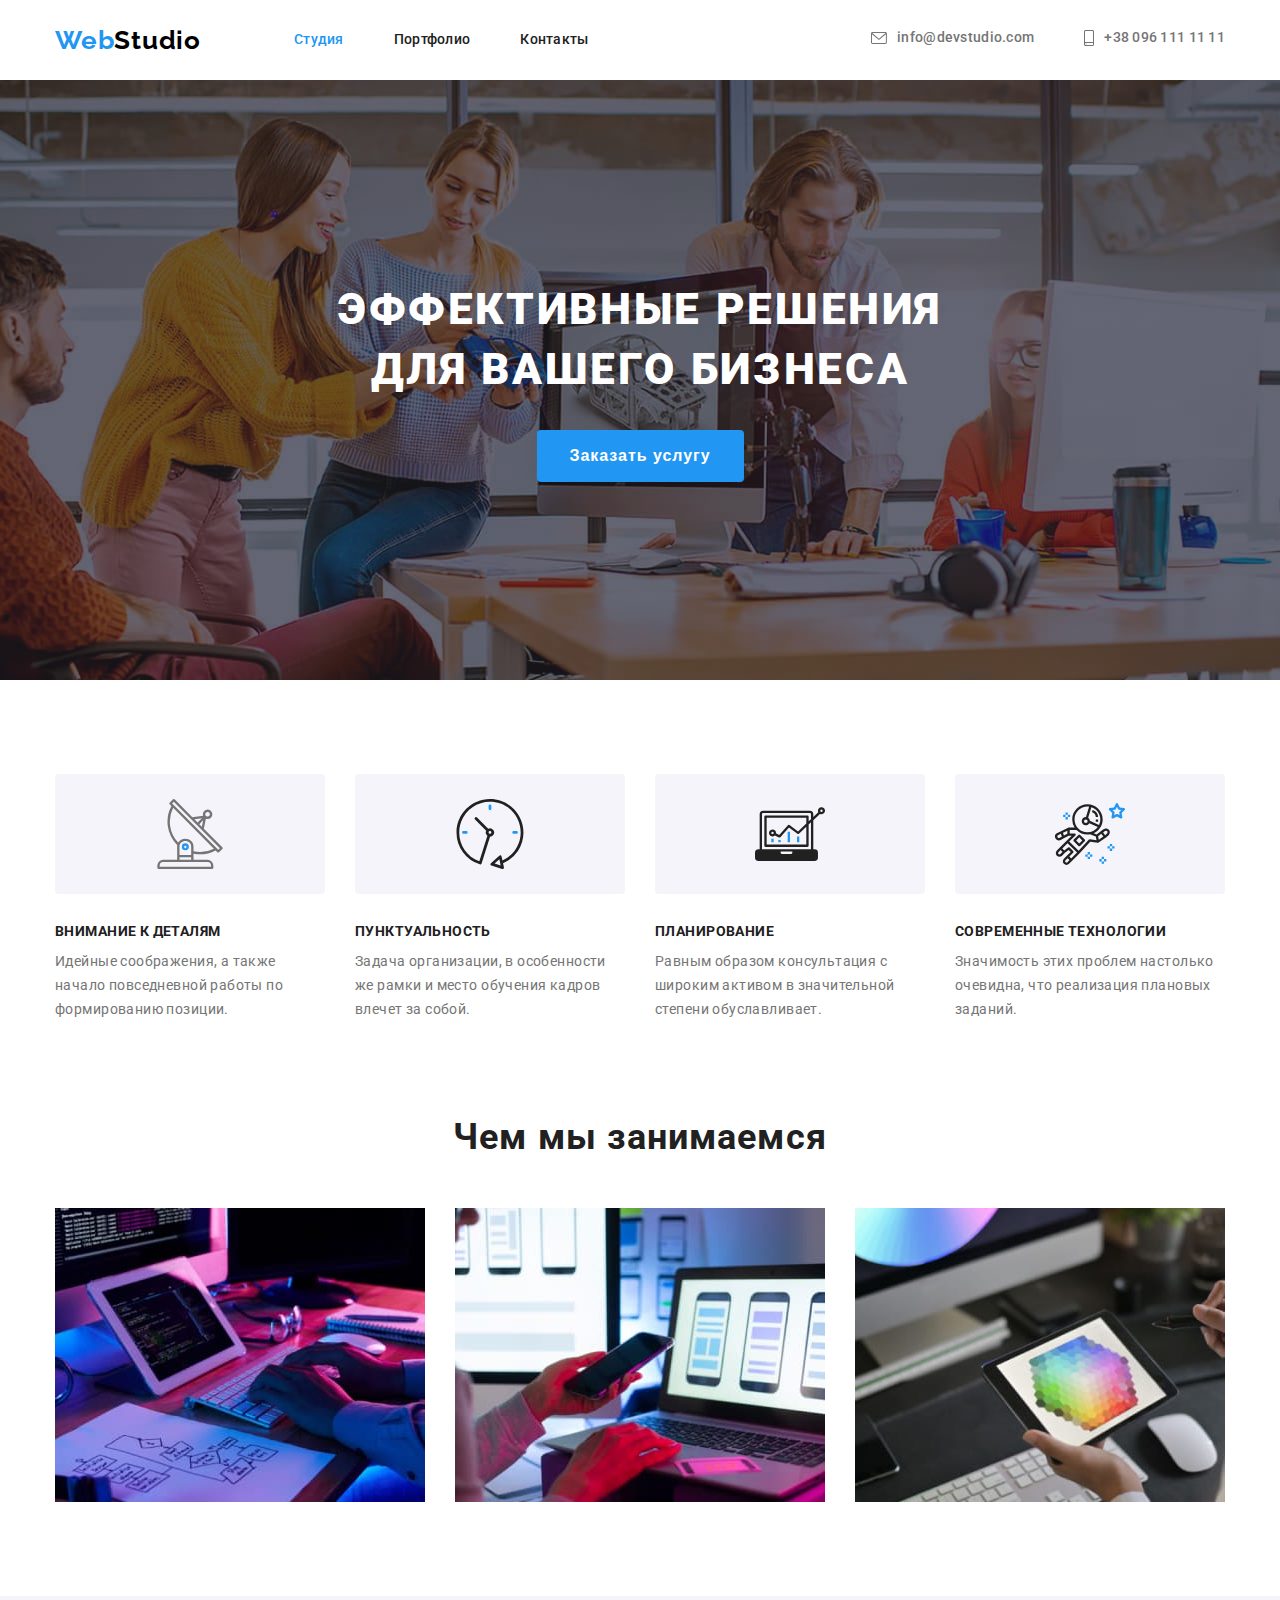
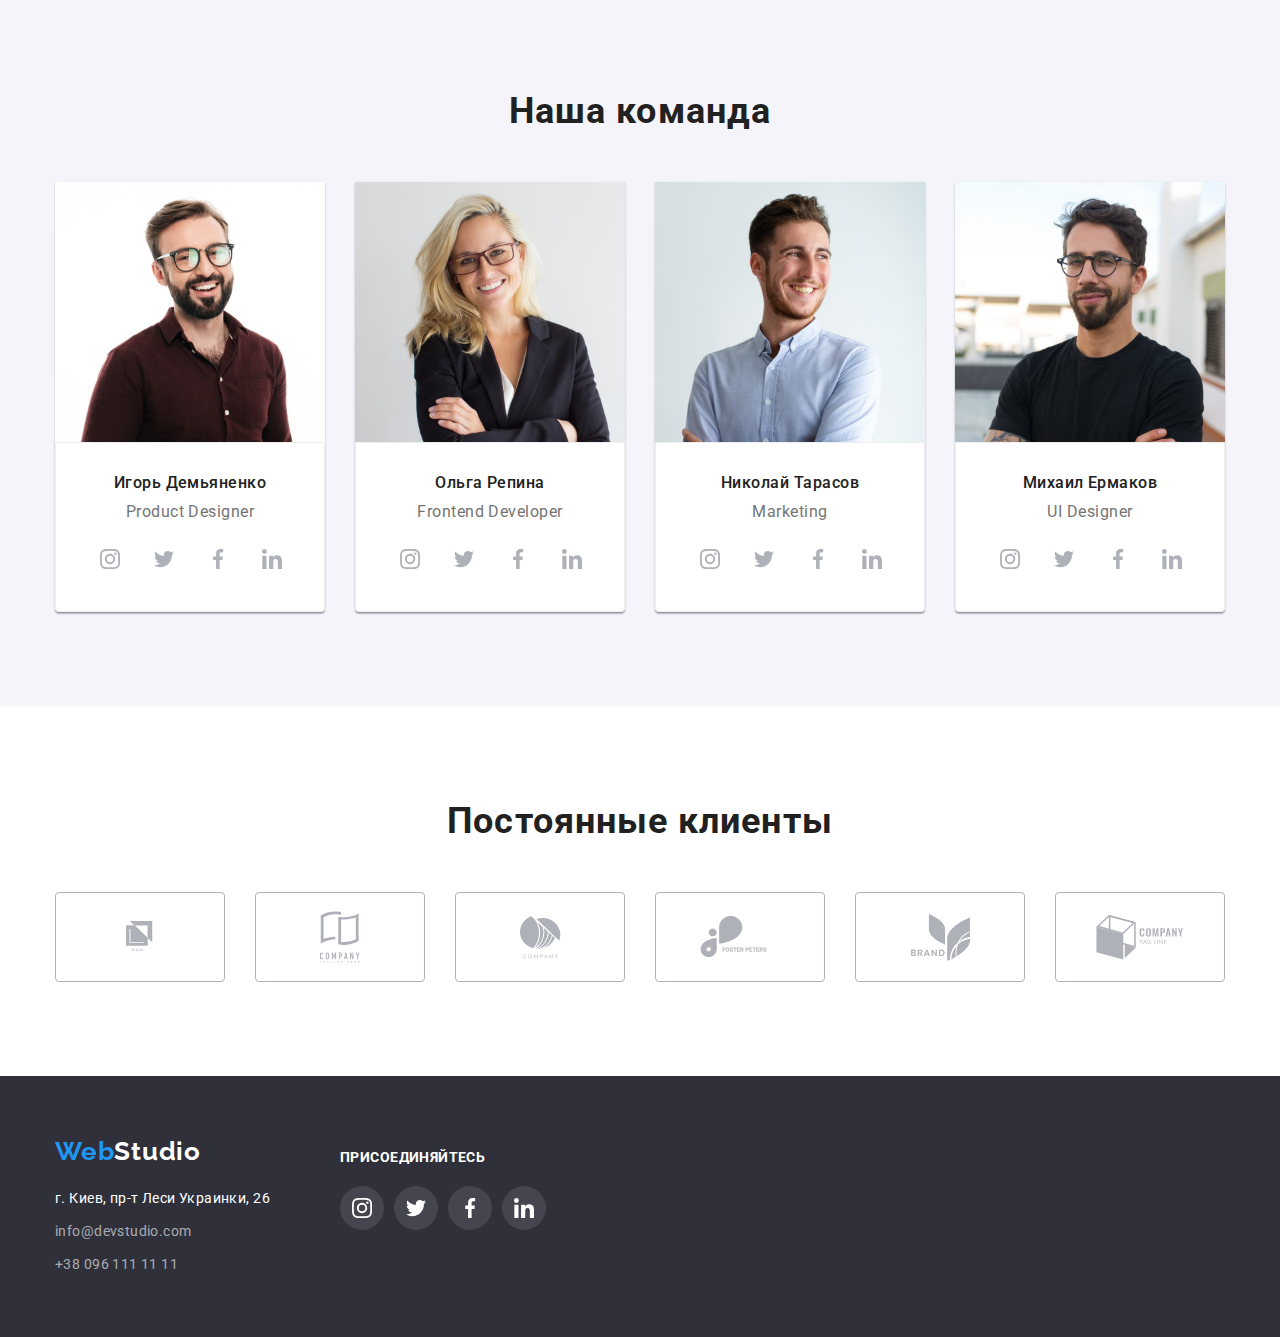
<file: index.html>
<!DOCTYPE html>
<html lang="ru">

<head>
  <meta charset="UTF-8">
  <meta name="viewport" content="width=device-width, initial-scale=1.0">
  <title>Web Studio (Version 2.0)</title>
  <link rel="stylesheet" href=" https://cdnjs.com/libraries/modern-normalize">
  <link rel="preconnect" href="https://fonts.gstatic.com">
  <link href="https://fonts.googleapis.com/css2?family=Raleway:wght@700&family=Roboto:wght@400;500;700;900&display=swap"
    rel="stylesheet">
  <link rel="stylesheet" href="./css/styles.css">

</head>

<body>

  <header>
    <section class="header">
      <div class="container all-nav">
        <nav class="main-nav">
          <a href="#" class="logo"><span class="accent">Web</span>Studio</a>
          <ul class="site-nav list">
            <li class="item"><a class="link current" href="#">Студия</a></li>
            <li class="item"><a class="link" href="./portfolio.html">Портфолио</a></li>
            <li class="item"><a class="link" href="#">Контакты</a></li>
          </ul>
        </nav>
        <div class="contacts-info">
          <ul class="contacts list">
            <li class="item"><a class="link" href="mailto:info@devstudio.com"><svg class="icon-envelope" width="16"
                  height="12">
                  <use href="./image/sprite.svg#envelope"></use>
                </svg>info@devstudio.com</a></li>
            <li class="item"><a class="link" href="tel:380961111111"><svg class="icon-smartphone" width="10"
                  height="16">
                  <use href="./image/sprite.svg#smartphone"></use>
                </svg>+38 096 111 11 11</a></li>
          </ul>
        </div>
      </div>
    </section>
  </header>
  <main>
    <!--секция Герой-->
    <div class="overlay">
      <section class="hero">
        <div class="container hero-container">
          <h1 class="hero-title">Эффективные решения для вашего бизнеса</h1>
          <button class="button hero-button" type="button">Заказать услугу</button>
        </div>
      </section>
    </div>

    <!--Здесь заголовок должен быть скрыт-->
    <section class="section features-section">
      <div class="container">
        <h2 class="section-title visually-hidden">Особенности</h2>
        <ul class="features list">
          <li class="item">
            <div class="picture">
              <svg class="icon">
                <use href="./image/sprite.svg#antenna"></use>
              </svg>
            </div>
            <h3 class="title">Внимание к деталям</h3>
            <p class="text">Идейные соображения, а также начало повседневной работы по формированию позиции.</p>
          </li>
          <li class="item">
            <div class="picture">
              <svg class="icon">
                <use href="./image/sprite.svg#clock"></use>
              </svg>
            </div>
            <h3 class="title">Пунктуальность</h3>
            <p class="text">Задача организации, в особенности же рамки и место обучения кадров влечет за собой.</p>
          </li>
          <li class="item">
            <div class="picture">
              <svg class="icon">
                <use href="./image/sprite.svg#diagram"></use>
              </svg>
            </div>
            <h3 class="title">Планирование</h3>
            <p class="text">Равным образом консультация с широким активом в значительной степени обуславливает.</p>
          </li>
          <li class="item">
            <div class="picture">
              <svg class="icon">
                <use href="./image/sprite.svg#astronaut"></use>
              </svg>
            </div>
            <h3 class="title">Современные технологии</h3>
            <p class="text">Значимость этих проблем настолько очевидна, что реализация плановых заданий.</p>
          </li>
        </ul>
      </div>
    </section>

    <!--секция 3-->
    <section class="section description-section">
      <div class="container">
        <h2 class="section-title description-title">Чем мы занимаемся</h2>
        <ul class="description list">
          <li class="item"><img src="./image/img.jpg" alt="набор текста" width="370" height="294">
          </li>
          <li class="item"><img src="./image/img(1).jpg" alt="работа над макетом" width="370" height="294">
          </li>
          <li class="item"><img src="./image/img(2).jpg" alt="работа с цветом" width="370" height="294">
          </li>
        </ul>
      </div>

    </section>

    <!--секция 4-->
    <section class="section team-section">
      <div class="container">
        <h2 class="section-title team-title">Наша команда</h2>
        <ul class="team list">
          <li class="item"><img class="card" src="./image/foto1.jpg" alt="дизайнер проекта" width="270" height="260">
            <div class="card-content">
              <h3 class="title">Игорь Демьяненко</h3>
              <p lang="en" class="text">Product Designer</p>
              <ul class="team-social list">
                <li class="team-item">
                  <a class="social-link" href="">
                    <svg class="icon">
                      <use href="./image/sprite.svg#instagram"></use>
                    </svg>
                  </a>
                </li>
                <li class="team-item"><a class="social-link" href="">
                    <svg class="icon">
                      <use href="./image/sprite.svg#twitter"></use>
                    </svg>
                  </a></li>
                <li class="team-item"><a class="social-link" href="">
                    <svg class="icon">
                      <use href="./image/sprite.svg#facebook"></use>
                    </svg>
                  </a></li>
                <li class="team-item"><a class="social-link" href="">
                    <svg class="icon">
                      <use href="./image/sprite.svg#linkedin"></use>
                    </svg>
                  </a></li>
              </ul>
            </div>
          </li>
          <li class="item"><img class="card" src="./image/foto2.jpg" alt="разработчик" width="270" height="260">
            <div class="card-content">
              <h3 class="title">Ольга Репина</h3>
              <p lang="en" class="text">Frontend Developer</p>
              <ul class="team-social list">
                <li class="team-item">
                  <a class="social-link" href="">
                    <svg class="icon">
                      <use href="./image/sprite.svg#instagram"></use>
                    </svg>
                  </a>
                </li>
                <li class="team-item"><a class="social-link" href="">
                    <svg class="icon">
                      <use href="./image/sprite.svg#twitter"></use>
                    </svg>
                  </a></li>
                <li class="team-item"><a class="social-link" href="">
                    <svg class="icon">
                      <use href="./image/sprite.svg#facebook"></use>
                    </svg>
                  </a></li>
                <li class="team-item"><a class="social-link" href="">
                    <svg class="icon">
                      <use href="./image/sprite.svg#linkedin"></use>
                    </svg>
                  </a></li>
              </ul>
            </div>
          </li>
          <li class="item"><img class="card" src="./image/foto3.jpg" alt="маркетолог" width="270" height="260">
            <div class="card-content">
              <h3 class="title">Николай Тарасов</h3>
              <p lang="en" class="text">Marketing</p>
              <ul class="team-social list">
                <li class="team-item">
                  <a class="social-link" href="">
                    <svg class="icon">
                      <use href="./image/sprite.svg#instagram"></use>
                    </svg>
                  </a>
                </li>
                <li class="team-item"><a class="social-link" href="">
                    <svg class="icon">
                      <use href="./image/sprite.svg#twitter"></use>
                    </svg>
                  </a></li>
                <li class="team-item"><a class="social-link" href="">
                    <svg class="icon">
                      <use href="./image/sprite.svg#facebook"></use>
                    </svg>
                  </a></li>
                <li class="team-item"><a class="social-link" href="">
                    <svg class="icon">
                      <use href="./image/sprite.svg#linkedin"></use>
                    </svg>
                  </a></li>
              </ul>
            </div>
          </li>
          <li class="item"><img class="card" src="./image/foto4.jpg" alt="дизайнер" width="270" height="260">
            <div class="card-content">
              <h3 class="title">Михаил Ермаков</h3>
              <p lang="en" class="text">UI Designer</p>
              <ul class="team-social list">
                <li class="team-item">
                  <a class="social-link" href="">
                    <svg class="icon">
                      <use href="./image/sprite.svg#instagram"></use>
                    </svg>
                  </a>
                </li>
                <li class="team-item"><a class="social-link" href="">
                    <svg class="icon">
                      <use href="./image/sprite.svg#twitter"></use>
                    </svg>
                  </a></li>
                <li class="team-item"><a class="social-link" href="">
                    <svg class="icon">
                      <use href="./image/sprite.svg#facebook"></use>
                    </svg>
                  </a></li>
                <li class="team-item"><a class="social-link" href="">
                    <svg class="icon">
                      <use href="./image/sprite.svg#linkedin"></use>
                    </svg>
                  </a></li>
              </ul>
            </div>
          </li>
        </ul>
      </div>
    </section>

    <!-- Секция Постоянные клиенты -->

    <section class="all-clients">
      <div class="container clients-container">
        <h2 class="section-title">Постоянные клиенты</h2>
        <ul class="clients list thumb">
            <li class="clients-logo"><a class="link-client" href="#">
                <svg class="icon icon-logo-1" width="29" height="32">
                  <use href="./image/sprite.svg#logo-1"></use>
                </svg>
              </a>
            </li>
            <li class="clients-logo">
              <a class="link-client" href="#">
                <svg class="icon icon-logo-2" width="40" height="52">
                  <use href="./image/sprite.svg#logo-2"></use>
                </svg>
              </a>
            </li>
            <li class="clients-logo">
              <a class="link-client" href="#">
                <svg class="icon icon-logo-3" width="41" height="43">
                  <use href="./image/sprite.svg#logo-3"></use>
                </svg>
              </a>
            </li>
            <li class="clients-logo">
              <a class="link-client" href="#">
                <svg class="icon icon-logo-4" width="80" height="42">
                  <use href="./image/sprite.svg#logo-4"></use>
                </svg>
              </a>
            </li>
            <li class="clients-logo">
              <a class="link-client" href="#">
                <svg class="icon icon-logo-5" width="59" height="47">
                  <use href="./image/sprite.svg#logo-5"></use>
                </svg>
              </a>
            </li>
            <li class="clients-logo">
              <a class="link-client" href="#">
                <svg class="icon icon-logo-6" width="88" height="45">
                  <use href="./image/sprite.svg#logo-6"></use>
                </svg>
              </a>
            </li>

        </ul>
      </div>
    </section>
  </main>

  <!--подвал-нижняя часть-->
  <footer>
    <section class="footer">
      <div class="container footer-container">
        <div class="all-contacts">
          <div class="logo-link">
            <a class="logo-footer" href="#"><span class="accent">Web</span>Studio</a>
          </div>
          <address class="location">
            г. Киев, пр-т Леси Украинки, 26
          </address>
          <ul class="contacts-footer list">
            <li class="item"><a class="link" href="mailto:info@devstudio.com">info@devstudio.com</a></li>
            <li class="item"><a class="link" href="tel:380961111111">+38 096 111 11 11</a></li>
          </ul>
        </div>
        <div class="all-followers">
          <p class="text">присоединяйтесь</p>
          <div class="followers">
            <ul class="followers-list list">
              <li class="item">
                <a class="follow-us" href="#">
                  <svg class="icon">
                    <use href="./image/sprite.svg#instagram"></use>
                  </svg>
                </a>
              </li>
              <li class="item">
                <a class="follow-us" href="#">
                  <svg class="icon">
                    <use href="./image/sprite.svg#twitter"></use>
                  </svg>
                </a>
              </li>
              <li class="item">
                <a class="follow-us" href="#">
                  <svg class="icon">
                    <use href="./image/sprite.svg#facebook"></use>
                  </svg>
                </a>
              </li>
              <li class="item">
                <a class="follow-us" href="#">
                  <svg class="icon">
                    <use href="./image/sprite.svg#linkedin"></use>
                  </svg>
                </a>
              </li>
            </ul>
          </div>
        </div>
      </div>
    </section>
  </footer>


</body>

</html>
</file>
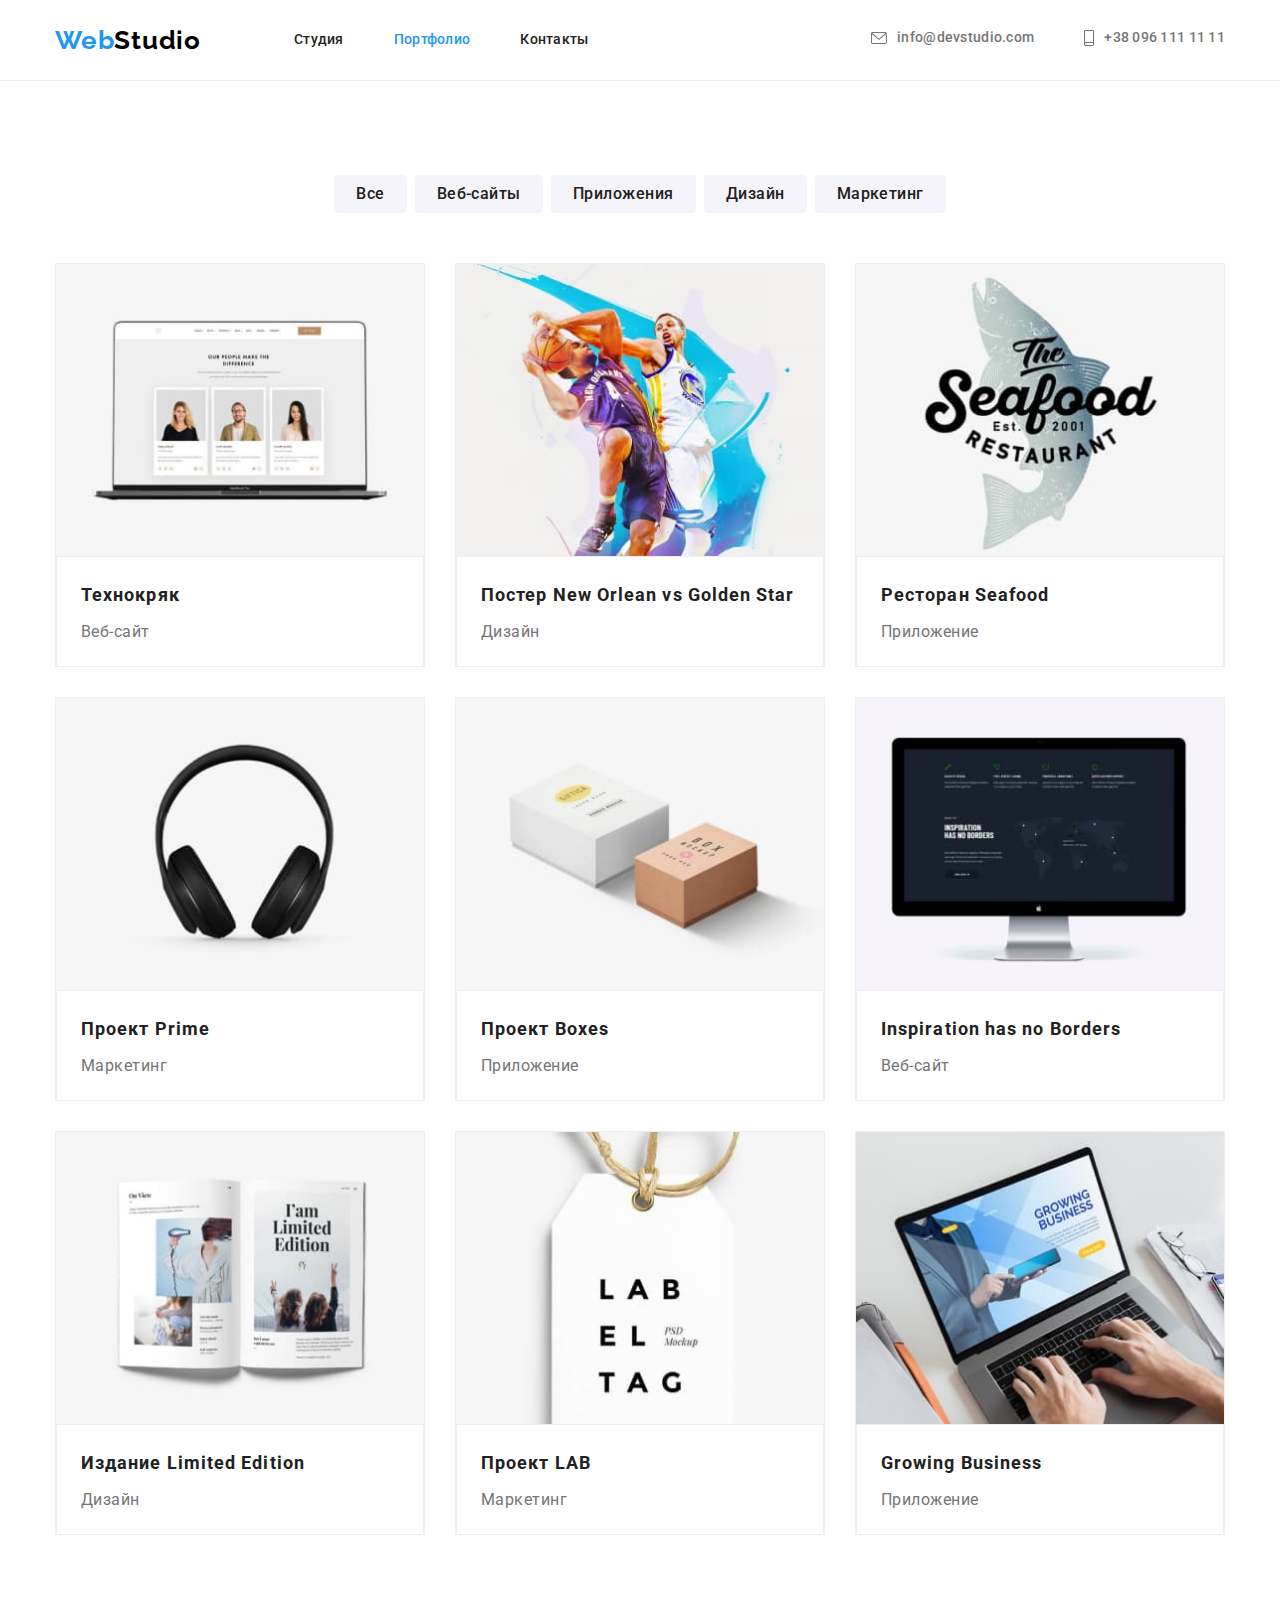
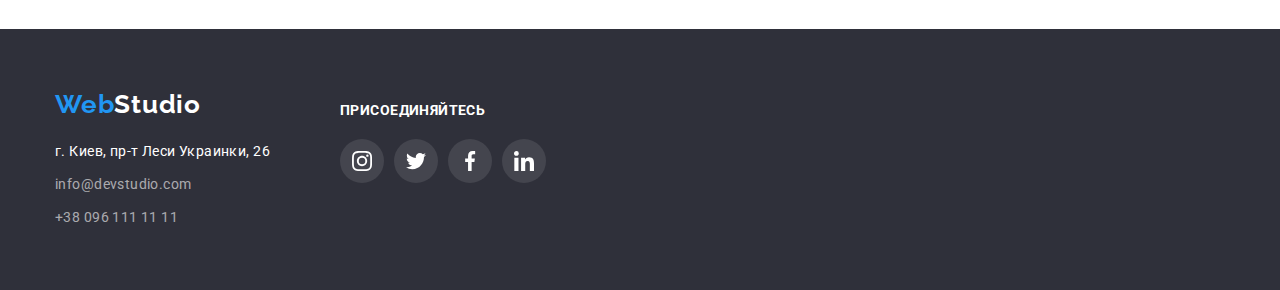
<file: portfolio.html>
<!DOCTYPE html>
<html lang="ru">

<head>
  <meta charset="UTF-8" />
  <meta name="viewport" content="width=device-width, initial-scale=1.0" />
  <title>Web Studio (Version 2.0)</title>
  <link rel="stylesheet" href=" https://cdnjs.com/libraries/modern-normalize" />
  <link rel="preconnect" href="https://fonts.gstatic.com" />
  <link href="https://fonts.googleapis.com/css2?family=Raleway:wght@700&family=Roboto:wght@400;500;700;900&display=swap"
    rel="stylesheet" />
  <link rel="stylesheet" href="./css/styles.css" />
</head>

<body>
  <header class="portfolio">
    <section>
      <div class="container all-nav">
        <nav class="main-nav">
          <a href="#" class="logo"><span class="accent">Web</span>Studio</a>
          <ul class="site-nav list">
            <li class="item"><a class="link" href="./">Студия</a></li>
            <li class="item"><a class="link current" href="./portfolio.html">Портфолио</a></li>
            <li class="item"><a class="link" href="#">Контакты</a></li>
          </ul>
        </nav>
        <div class="contacts-info">
          <ul class="contacts list">
            <li class="item"><a class="link" href="mailto:info@devstudio.com"><svg class="icon-envelope" width="16"
                  height="12">
                  <use href="./image/sprite.svg#envelope"></use>
                </svg>info@devstudio.com</a></li>
            <li class="item"><a class="link" href="tel:380961111111"><svg class="icon-smartphone" width="10"
                  height="16">
                  <use href="./image/sprite.svg#smartphone"></use>
                </svg>+38 096 111 11 11</a></li>
          </ul>
        </div>
      </div>
    </section>
  </header>
  <main>
    <section class="section flex-section">
      <div class="container all-flex">
        <h1 class="title visually-hidden">Портфолио</h1>
        <ul class="buttons list">
          <li class="item"><button class="button-radio">Все</button></li>
          <li class="item"><button class="button-radio">Веб-сайты</button></li>
          <li class="item"><button class="button-radio">Приложения</button></li>
          <li class="item"><button class="button-radio">Дизайн</button></li>
          <li class="item"><button class="button-radio">Маркетинг</button></li>

        </ul>
        <ul class="flex-container list">
          <li class="flex-element">
            <a class="flex-link" href="">
              <img class="flex-image" src="./image/img(3).jpg" alt="ноутбук с фото" />
              <div class="border">
                <h2 class="title-second">Технокряк</h2>
                <p class="text-second">Веб-сайт</p>
              </div>
            </a>
          </li>
          <li class="flex-element">
            <a class="flex-link" href="">
              <img class="flex-image" src="./image/img(4).jpg" alt="спортсмены" />
              <div class="border">
                <h2 class="title-second">Постер New Orlean vs Golden Star</h2>
                <p class="text-second">Дизайн</p>
              </div>
            </a>
          </li>
          <li class="flex-element">
            <a class="flex-link" href="">
              <img class="flex-image" src="./image/img(5).jpg" alt="логотип ресторана" />
              <div class="border">
                <h2 class="title-second">Ресторан Seafood</h2>
                <p class="text-second">Приложение</p>
              </div>
            </a>
          </li>
          <li class="flex-element">
            <a class="flex-link" href="">
              <img class="flex-image" src="./image/img(6).jpg" alt="наушники" />
              <div class="border">
                <h2 class="title-second">Проект Prime</h2>
                <p class="text-second">Маркетинг</p>
              </div>
            </a>
          </li>
          <li class="flex-element">
            <a class="flex-link" href="">
              <img class="flex-image" src="./image/img(7).jpg" alt="коробки" />
              <div class="border">
                <h2 class="title-second">Проект Boxes</h2>
                <p class="text-second">Приложение</p>
              </div>
            </a>
          </li>
          <li class="flex-element">
            <a class="flex-link" href="">
              <img class="flex-image" src="./image/img(8).jpg" alt="монитор" />
              <div class="border">
                <h2 class="title-second">Inspiration has no Borders</h2>
                <p class="text-second">Веб-сайт</p>
              </div>
            </a>
          </li>
          <li class="flex-element">
            <a class="flex-link" href="">
              <img class="flex-image" src="./image/img(9).jpg" alt="открытая книга" />
              <div class="border">
                <h2 class="title-second">Издание Limited Edition</h2>
                <p class="text-second">Дизайн</p>
              </div>
            </a>
          </li>
          <li class="flex-element">
            <a class="flex-link" href="">
              <img class="flex-image" src="./image/img(10).jpg" alt="ярлык" />
              <div class="border">
                <h2 class="title-second">Проект LAB</h2>
                <p class="text-second">Маркетинг</p>
              </div>
            </a>
          </li>
          <li class="flex-element">
            <a class="flex-link" href="">
              <img class="flex-image" src="./image/img(11).jpg" alt="руки на клавиатуре" />
              <div class="border">
                <h2 class="title-second">Growing Business</h2>
                <p class="text-second">Приложение</p>
              </div>
            </a>
          </li>
        </ul>
      </div>
    </section>
  </main>

  <!--подвал-нижняя часть-->
  <footer>
    <section class="footer">
      <div class="container footer-container">
        <div class="all-contacts">
          <div class="logo-link">
            <a class="logo-footer" href="#"><span class="accent">Web</span>Studio</a>
          </div>
          <address class="location">
            г. Киев, пр-т Леси Украинки, 26
          </address>
          <ul class="contacts-footer list">
            <li class="item"><a class="link" href="mailto:info@devstudio.com">info@devstudio.com</a></li>
            <li class="item"><a class="link" href="tel:380961111111">+38 096 111 11 11</a></li>
          </ul>
        </div>
        <div class="all-followers">
          <p class="text">присоединяйтесь</p>
          <div class="followers">
            <ul class="followers-list list">
              <li class="item">
                <a class="follow-us" href="#">
                  <svg class="icon">
                    <use href="./image/sprite.svg#instagram"></use>
                  </svg>
                </a>
              </li>
              <li class="item">
                <a class="follow-us" href="#">
                  <svg class="icon">
                    <use href="./image/sprite.svg#twitter"></use>
                  </svg>
                </a>
              </li>
              <li class="item">
                <a class="follow-us" href="#">
                  <svg class="icon">
                    <use href="./image/sprite.svg#facebook"></use>
                  </svg>
                </a>
              </li>
              <li class="item">
                <a class="follow-us" href="#">
                  <svg class="icon">
                    <use href="./image/sprite.svg#linkedin"></use>
                  </svg>
                </a>
              </li>
            </ul>
          </div>
        </div>
      </div>
    </section>
  </footer>
</body>

</html>
</file>
<file: css/styles.css>
:root {
  --primary-text-color: #757575;
  --title-text-color: #212121;
  --accent-color: #2196f3;
  --primary-white-color: #ffffff;
  --icon-color: #afb1b8;
  --logo-color: #000000;
  --secondary-background: #f5f4fa;
  --border-color-card: #eeeeee;
  --footer-background: #2f303a;
}

html {
  box-sizing: border-box;
}

*,
*::before,
*::after {
  box-sizing: inherit;
}

body {
  margin: 0;
  color: var(--primary-text-color);
  background-color: var(--primary-background-color);
  font-family: roboto, sans-serif;
}

img {
  display: block;
  width: 100%;
  height: auto;
}

/* утилита list для сброса маркеров в списках */
.list {
  list-style: none;
  padding: 0;
  margin: 0;
}

h1,
h2,
h3,
h4,
h5 {
  margin-top: 0;
  margin-bottom: 0;
}

.center {
  text-align: center;
}

.all-nav {
  display: flex;
  justify-content: space-between;
  align-items: center;
  height: 80px;
}

.main-nav {
  display: flex;
  align-items: center;
}

.site-nav {
  display: flex;
}

.site-nav .link {
  padding-top: 32px;
  padding-bottom: 32px;
}

.site-nav .item + .item {
  margin-left: 50px;
}

.contacts {
  display: flex;
  margin-left: auto 0;
}

.contacts .item + .item {
  margin-left: 50px;
}

/* оформление логотипа */
.logo {
  margin-right: 93px;
  color: var(--logo-color);

  text-decoration: none;
  font-family: raleway;
  font-weight: 700;
  font-size: 26px;
  line-height: 1.19;
  letter-spacing: 0.03em;
}

.accent {
  color: var(--accent-color);
}
/* Шапка сайта, меню навигации */

.site-nav,
.contacts {
  font-weight: 500;
  font-size: 14px;
  line-height: 1.14;
  letter-spacing: 0.02em;
}

.site-nav .link {
  color: var(--title-text-color);
  text-decoration: none;
}

.site-nav .link:hover,
.site-nav .link:focus {
  color: var(--accent-color);
}

.site-nav .link.current {
  color: var(--accent-color);
}

.contacts .link {
  color: var(--primary-text-color);
  text-decoration: none;
  list-style: none;
}

.contacts .link:hover,
.contacts .link:focus {
  color: var(--accent-color);
}

.link {
  display: inline-flex;
  align-items: center;
}

.icon-envelope {
  margin-right: 10px;
  fill: currentColor;
}

.icon-smartphone {
  margin-right: 10px;
  fill: currentColor;
}

/* Секция герой*/
.hero {
  padding-top: 200px;
  padding-bottom: 200px;

  text-align: center;
}

.container > .hero-title {
  width: 696px;
  margin: 0 auto;
  margin-bottom: 30px;
}

.overlay {
  max-width: 1600px;
  height: 600px;
  margin-left: auto;
  margin-right: auto;
  background-color: #2f303a;
  background-image: linear-gradient(
      to right,
      rgba(47, 48, 58, 0.4),
      rgba(47, 48, 58, 0.4)
    ),
    url("../image/hero-img.jpg");
  background-repeat: no-repeat;
  background-size: cover;
  background-position: center;
}

.hero-title {
  color: var(--primary-white-color);

  font-weight: 900;
  font-size: 44px;
  line-height: 1.36;
  text-align: center;
  letter-spacing: 0.06em;
  text-transform: uppercase;
}

.hero-button {
  display: inline-block;
  border: 1px solid transparent;
  min-width: 200px;
  border-radius: 4px;
  padding: 10px 32px;
  cursor: pointer;

  background-color: var(--accent-color);
  color: var(--primary-white-color);

  font-weight: 700;
  font-size: 16px;
  line-height: 1.87;
  letter-spacing: 0.06em;
}

/* Секция features, заголовок скрыт */
.features-section {
  padding: 94px 0;
}

.container {
  margin: 0 auto;
  width: 1200px;
  padding: 0 15px;
}

.features {
  display: flex;
  padding: 0;
  margin: 0;
}

.picture {
  display: flex;
  justify-content: center;
  align-items: center;
  background-color: var(--secondary-background);
  width: 100%;
  height: 120px;
  margin-bottom: 30px;
  border-radius: 4px;
}

.features .icon {
  height: 70px;
  width: 70px;

  fill: currentColor;
}

.features .item + .item {
  margin-left: 30px;
}

.features .title {
  margin-bottom: 10px;
}

.section-title {
  color: var(--title-text-color);

  font-weight: 700;
  font-size: 36px;
  line-height: 1.17;
  text-align: center;
  letter-spacing: 0.03em;
}

.visually-hidden {
  position: absolute;
  clip: rect(0 0 0 0);
  width: 1px;
  height: 1px;
  margin: -1px;
}

.features-section .container {
  display: flex;
}

.features .title {
  color: var(--title-text-color);

  font-weight: 700;
  font-size: 14px;
  line-height: 1.14;
  letter-spacing: 0.03em;
  text-transform: uppercase;
}

.features .text {
  width: 270px;
  margin-top: 0;
  margin-bottom: 0;
  font-weight: 400;
  font-size: 14px;
  line-height: 1.71;
  letter-spacing: 0.03em;
}

/* Секция-3 description */
.description-section {
  padding-bottom: 94px;
}

.description-title {
  margin-bottom: 50px;
}

.description {
  display: flex;
  margin-top: 0;
  margin-bottom: 0;
}

.description .item + .item {
  margin-left: 30px;
}

/* Секция-4 team */
.team-section {
  padding-top: 94px;
  padding-bottom: 94px;

  background-color: var(--secondary-background);
}
.team {
  display: flex;
}

.team-title {
  margin-bottom: 50px;
}

.card-content {
  padding: 30px 32px;
  background: var(--primary-white-color);
  border: 1px solid var(--border-color-card);
  border-bottom-right-radius: 4px;
  border-bottom-left-radius: 4px;
}

.team .item {
  width: 270px;
  margin-right: 30px;

  box-shadow: 0px 1px 3px rgba(0, 0, 0, 0.12), 0px 1px 1px rgba(0, 0, 0, 0.14),
    0px 2px 1px rgba(0, 0, 0, 0.2);
  border-radius: 0px 0px 4px 4px;
}

.team .item:nth-child(4n) {
  margin-right: 0;
}

.team .title {
  margin-bottom: 10px;

  color: var(--title-text-color);

  text-transform: capitalize;
  text-align: center;
  font-weight: 500;
  font-size: 16px;
  line-height: 1.19;
  letter-spacing: 0.03em;
  font-style: normal;
}

.team .text {
  margin-top: 0;
  margin-bottom: 16px;

  text-align: center;
  font-weight: 400;
  font-size: 16px;
  line-height: 1.19;
  letter-spacing: 0.03em;
}

.team-social {
  display: flex;
}

.team-social .social-link {
  display: inline-flex;
  align-items: center;
  justify-content: center;
  width: 44px;
  height: 44px;

  color: var(--icon-color);
}

.team-social .social-link:hover,
.team-social .social-link:focus {
  color: var(--primary-white-color);
  border-radius: 50%;
  background-color: var(--accent-color);
}

.team-social .icon {
  height: 20px;
  width: 20px;

  fill: currentColor;
}

.team-social .team-item {
  display: inline-flex;
  align-items: center;
  justify-content: center;
  width: 44px;
  height: 44px;
  border-radius: 50%;
}

.team-social .team-item:not(:last-child) {
  margin-right: 10px;
}

/* Секция Постоянные клиенты */

.all-clients {
  padding-top: 94px;
  padding-bottom: 94px;
}

.clients {
  display: flex;
  padding: 0;
}

.clients-container .section-title {
  margin-bottom: 50px;
}

.thumb {
  display: flex;
  justify-content: center;
  align-items: center;
}

.clients .link-client {
  color: var(--icon-color);
}

.clients .link-client:hover,
.clients .link-client:focus {
  color: var(--accent-color);
  border-color: var(--accent-color);
}

.clients .icon {
  fill: currentColor;
}

.clients-logo {
  display: flex;
  padding: 0;
  width: 100%;
  height: 100%;
  margin-right: 30px;
}

.clients-logo:last-child {
  margin-right: 0;
}

.link-client {
  display: flex;
  width: 170px;
  height: 90px;
  align-items: center;
  justify-content: center;
  fill: currentColor;
  border: 1px solid #afb1b8;
  border-radius: 4px;
  box-sizing: border-box;
}

/* footer */
.footer {
  padding-top: 60px;
  padding-bottom: 60px;

  background-color: var(--footer-background);
}

.footer-container {
  display: flex;
}

.all-contacts {
  display: block;
  margin-right: 70px;
}

.logo-footer {
  color: var(--primary-white-color);
  text-decoration: none;
  font-family: raleway;
  font-weight: 700;
  font-size: 26px;
  line-height: 1.19;
  letter-spacing: 0.03em;
}

.logo-link {
  margin-bottom: 20px;
}

.location {
  margin-bottom: 9px;

  color: var(--primary-white-color);

  font-style: normal;
  font-weight: 400;
  font-size: 14px;
  line-height: 1.71;
  letter-spacing: 0.03em;
}

.contacts-footer .link {
  color: rgba(255, 255, 255, 0.6);

  text-decoration: none;
  font-weight: 400;
  font-size: 14px;
  line-height: 1.71;
  letter-spacing: 0.03em;
}

.contacts-footer .link:hover,
.contacts-footer .link:focus {
  color: var(--accent-color);
}

.contacts-footer .item:not(:last-child) {
  margin-bottom: 9px;
}

.all-followers .text {
  color: var(--primary-white-color);
  font-style: normal;
  font-weight: 700;
  font-size: 14px;
  line-height: 1.14;
  letter-spacing: 0.03em;
  text-transform: uppercase;
  margin-bottom: 20px;
}

.followers-list {
  display: flex;
}

.followers-list .item {
  display: inline-flex;
  align-items: center;
  justify-content: center;
  width: 44px;
  height: 44px;
  fill: var(--primary-white-color);
}

.followers-list .item:not(:last-child) {
  margin-right: 10px;
}

.followers-list .follow-us {
  display: inline-flex;
  align-items: center;
  justify-content: center;
  width: 44px;
  height: 44px;

  background-color: rgba(255, 255, 255, 0.1);
  border-radius: 50%;
}

.followers-list .follow-us:hover,
.followers-list .follow-us:focus {
  background-color: var(--accent-color);
  border-radius: 50%;
}

.followers-list .icon {
  width: 20px;
  height: 20px;
  fill: var(--primary-white-color);
}

/* css для портфолио */
.portfolio {
  border-bottom: 1px solid #ececec;
}

.flex-section {
  padding-top: 94px;
  padding-bottom: 94px;
}

.button-radio {
  padding: 6px 22px;
  cursor: pointer;

  background-color: var(--secondary-background);
  color: var(--title-text-color);

  font-family: inherit;
  font-weight: 500;
  font-size: 16px;
  line-height: 1.62;
  text-align: center;
  border-radius: 4px;
  border: 1px transparent;
  letter-spacing: 0.03em;
}

.buttons {
  display: flex;
  justify-content: center;
  margin-bottom: 50px;
}

.buttons .item + .item {
  margin-left: 8px;
}

.button-radio:hover,
.button-radio:focus {
  background-color: var(--accent-color);
  color: var(--primary-white-color);
  box-shadow: 0px 2px 2px 0px rgba(0, 0, 0, 0.12),
    0px 1px 2px 0px rgba(0, 0, 0, 0.08), 0px 3px 1px 0px rgba(0, 0, 0, 0.1);
}

.flex-container {
  display: flex;
  flex-wrap: wrap;
}

.flex-element {
  display: block;
  width: 370px;
  margin-right: 30px;
  margin-bottom: 30px;
}

.flex-element:nth-child(3n) {
  margin-right: 0;
}

.flex-element:nth-last-child(-n + 3) {
  margin-bottom: 0;
}

.flex-image {
  display: block;
}

.flex-link {
  display: block;
  text-decoration: none;
  height: 404px;
  width: 370px;
  border: 1px solid var(--border-color-card);
  overflow: hidden;
  cursor: pointer;

  color: var(--primary-text-color);
}

.flex-link:hover,
.flex-link:focus {
  box-shadow: 0px 1px 1px rgba(0, 0, 0, 0.12), 0px 4px 4px rgba(0, 0, 0, 0.06),
    1px 4px 6px rgba(0, 0, 0, 0.16);
}

.border {
  padding: 20px 24px;
  background: var(--primary-white-color);
  border: 1px solid #eeeeee;
}

.title-second {
  color: var(--title-text-color);

  font-weight: 700;
  font-size: 18px;
  line-height: 2;
  letter-spacing: 0.06em;
  margin-bottom: 4px;
}

.text-second {
  margin-top: 0;
  margin-bottom: 0;

  font-weight: 400;
  font-size: 16px;
  line-height: 1.87;
  letter-spacing: 0.03em;
}
</file>
